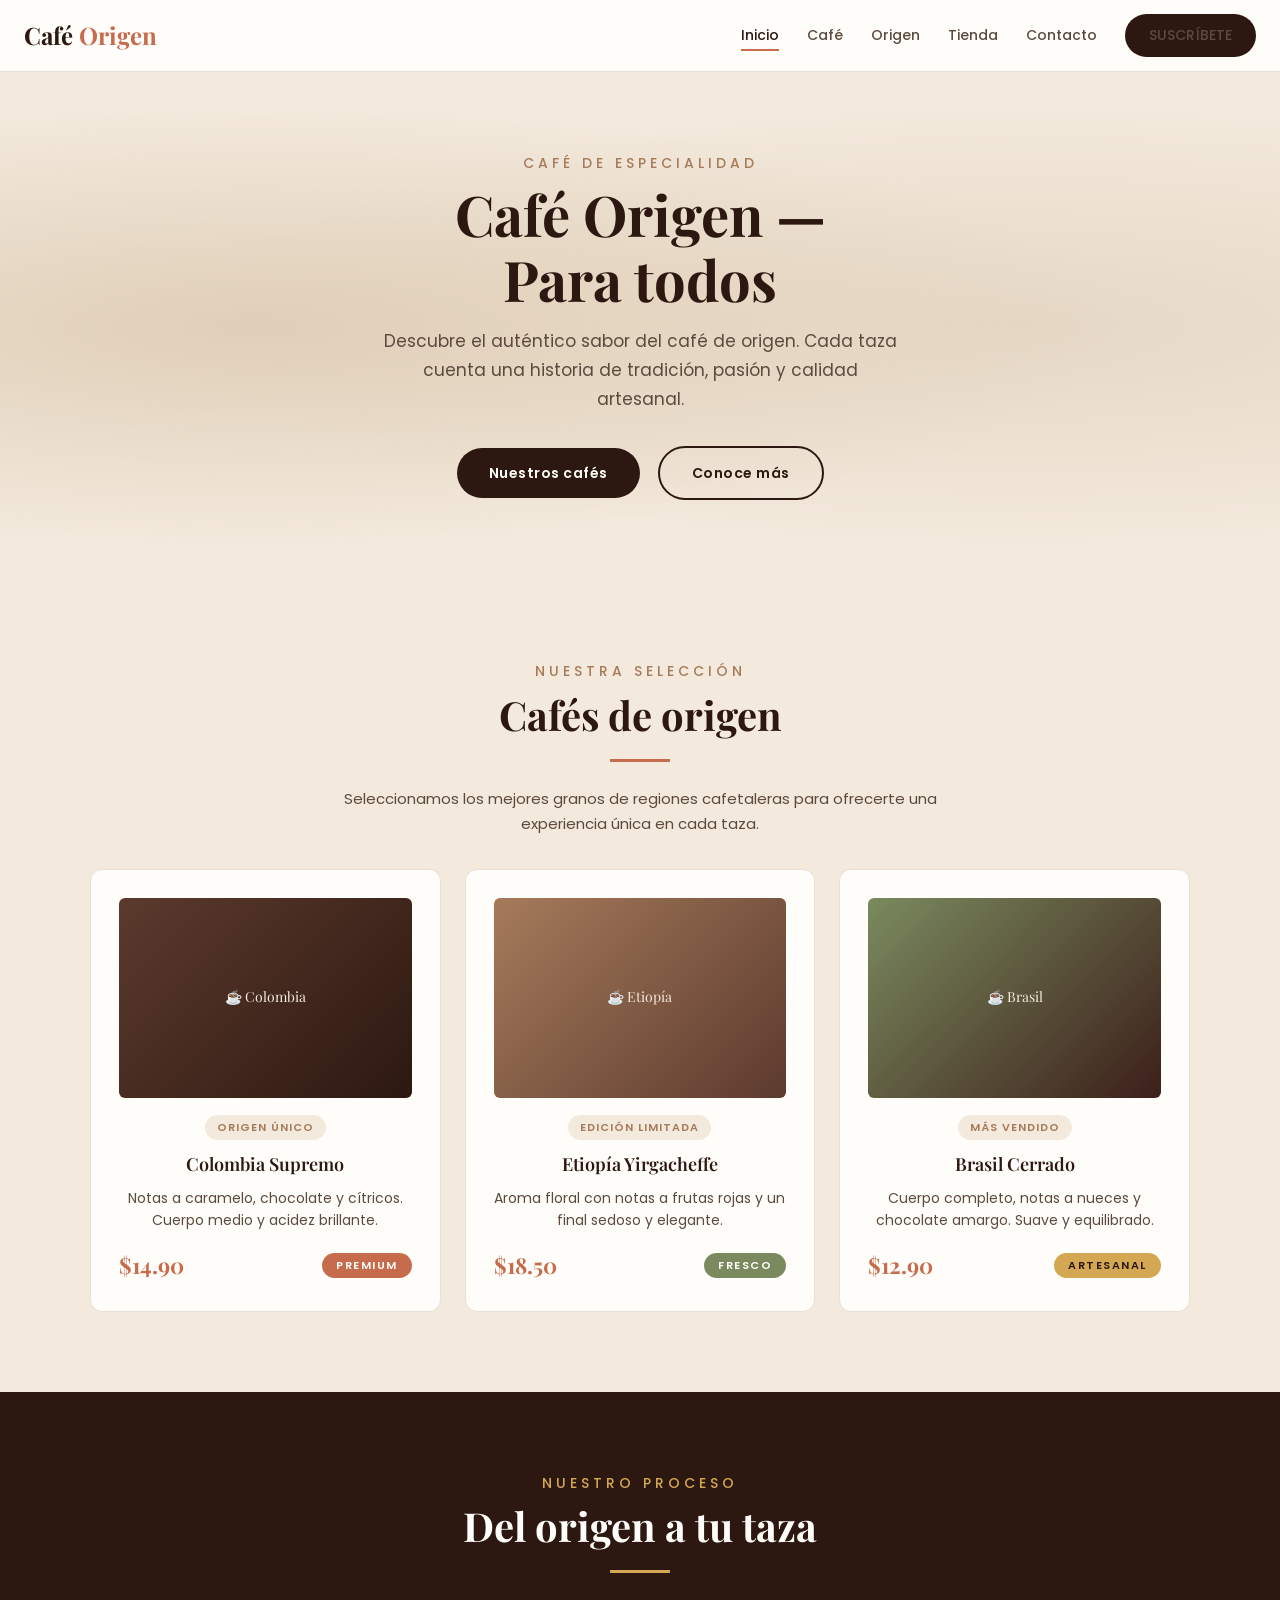
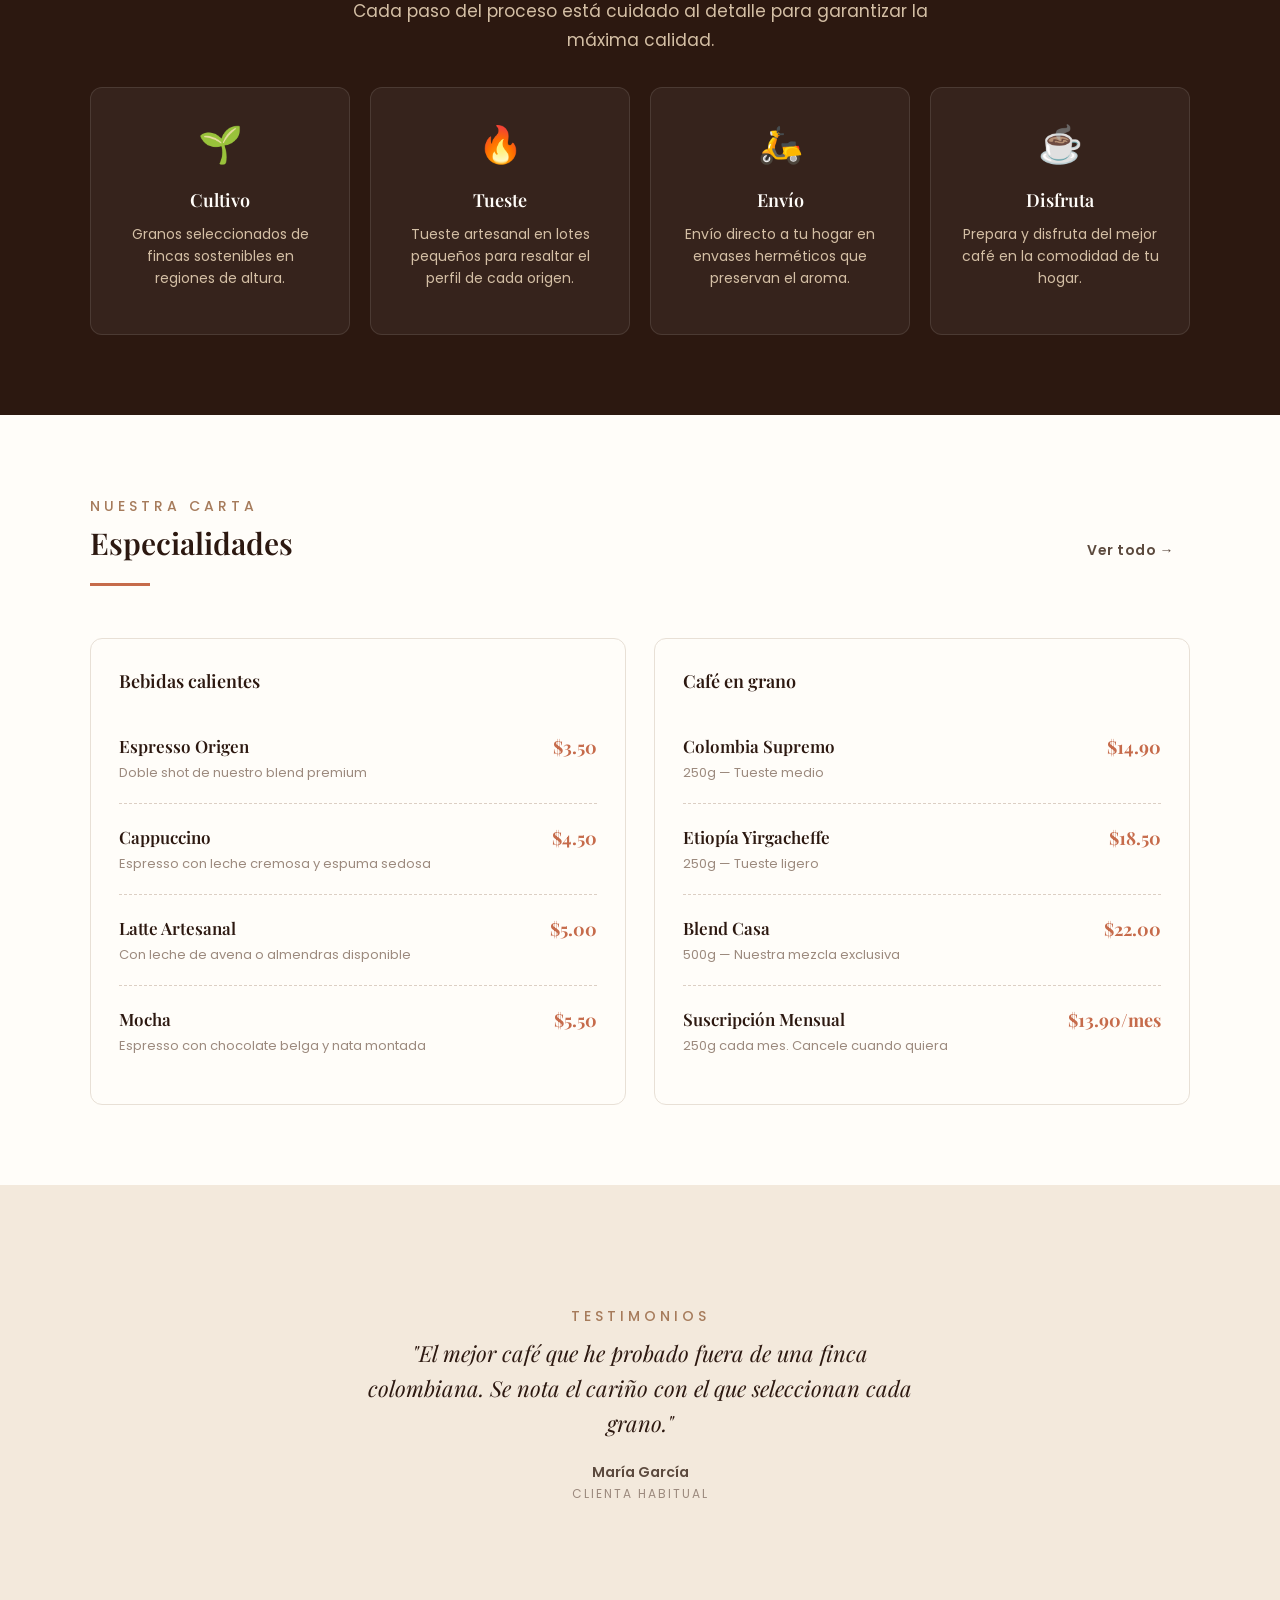
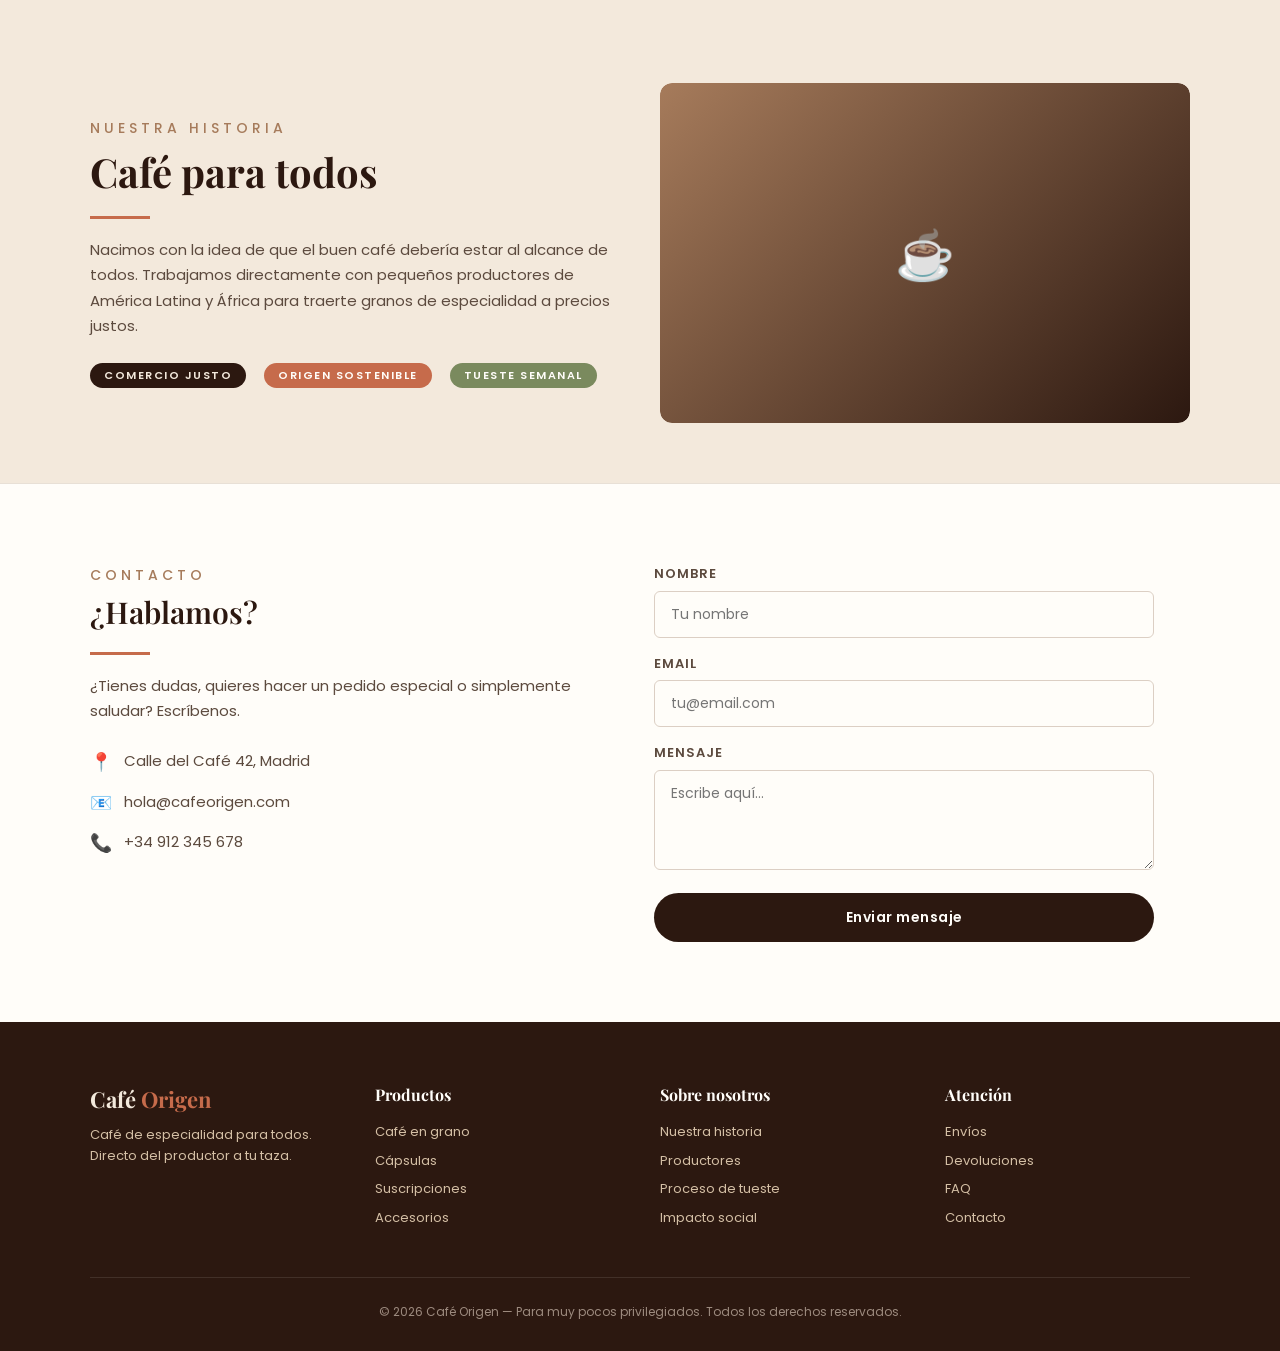
<file: index.html>
<!DOCTYPE html>
<html lang="es">
<head>
  <meta charset="UTF-8">
  <meta name="viewport" content="width=device-width, initial-scale=1.0">
  <title>Café Origen — Para todos</title>
  <link rel="preconnect" href="https://fonts.googleapis.com">
  <link href="https://fonts.googleapis.com/css2?family=Playfair+Display:ital,wght@0,400;0,600;0,700;1,400&family=Poppins:wght@400;500;600;700&display=swap" rel="stylesheet">
  <link rel="stylesheet" href="cafe-origen.css">
</head>
<body>

  <!-- NAV -->
  <nav class="coffee-nav">
    <div class="coffee-nav-logo">
      Café <span>Origen</span>
    </div>
    <div class="coffee-nav-links">
      <a href="#" class="active">Inicio</a>
      <a href="#">Café</a>
      <a href="#">Origen</a>
      <a href="#">Tienda</a>
      <a href="#">Contacto</a>
      <a href="#" class="coffee-nav-cta">SUSCRÍBETE</a>
    </div>
  </nav>

  <!-- HERO -->
  <section class="coffee-hero">
    <div class="coffee-hero-content">
      <p class="coffee-subtitle">Café de especialidad</p>
      <h1 class="coffee-title-xl">Café Origen —<br>Para todos</h1>
      <p class="coffee-body-lg">Descubre el auténtico sabor del café de origen. Cada taza cuenta una historia de tradición, pasión y calidad artesanal.</p>
      <div class="coffee-flex coffee-flex-center coffee-gap-3">
        <a href="#" class="coffee-btn coffee-btn-primary">Nuestros cafés</a>
        <a href="#" class="coffee-btn coffee-btn-secondary">Conoce más</a>
      </div>
    </div>
  </section>

  <!-- SUBTITLE + DIVIDER -->
  <section class="coffee-section coffee-section-cream coffee-text-center">
    <div class="coffee-container">
      <p class="coffee-subtitle">Nuestra selección</p>
      <h2 class="coffee-title-lg coffee-mb-2">Cafés de origen</h2>
      <hr class="coffee-divider coffee-divider-center coffee-mb-4">
      <p class="coffee-body coffee-mb-5" style="max-width: 600px; margin-left: auto; margin-right: auto;">
        Seleccionamos los mejores granos de regiones cafetaleras para ofrecerte una experiencia única en cada taza.
      </p>

      <div class="coffee-grid-3">
        <div class="coffee-card">
          <div style="background: linear-gradient(135deg, #5C3A2E, #2C1810); height: 200px; border-radius: 6px; margin-bottom: 16px; display: flex; align-items: center; justify-content: center; color: var(--coffee-cream); font-family: var(--coffee-font-serif); font-size: 14px;">☕ Colombia</div>
          <span class="coffee-card-tag">Origen único</span>
          <h3 class="coffee-card-title">Colombia Supremo</h3>
          <p class="coffee-card-text">Notas a caramelo, chocolate y cítricos. Cuerpo medio y acidez brillante.</p>
          <div class="coffee-flex-between">
            <span class="coffee-card-price">$14.90</span>
            <span class="coffee-badge coffee-badge-origen">Premium</span>
          </div>
        </div>

        <div class="coffee-card">
          <div style="background: linear-gradient(135deg, #A67B5B, #5C3A2E); height: 200px; border-radius: 6px; margin-bottom: 16px; display: flex; align-items: center; justify-content: center; color: var(--coffee-cream); font-family: var(--coffee-font-serif); font-size: 14px;">☕ Etiopía</div>
          <span class="coffee-card-tag">Edición limitada</span>
          <h3 class="coffee-card-title">Etiopía Yirgacheffe</h3>
          <p class="coffee-card-text">Aroma floral con notas a frutas rojas y un final sedoso y elegante.</p>
          <div class="coffee-flex-between">
            <span class="coffee-card-price">$18.50</span>
            <span class="coffee-badge coffee-badge-fresco">Fresco</span>
          </div>
        </div>

        <div class="coffee-card">
          <div style="background: linear-gradient(135deg, #7A8A5E, #3C1F1A); height: 200px; border-radius: 6px; margin-bottom: 16px; display: flex; align-items: center; justify-content: center; color: var(--coffee-cream); font-family: var(--coffee-font-serif); font-size: 14px;">☕ Brasil</div>
          <span class="coffee-card-tag">Más vendido</span>
          <h3 class="coffee-card-title">Brasil Cerrado</h3>
          <p class="coffee-card-text">Cuerpo completo, notas a nueces y chocolate amargo. Suave y equilibrado.</p>
          <div class="coffee-flex-between">
            <span class="coffee-card-price">$12.90</span>
            <span class="coffee-badge coffee-badge-artesanal">Artesanal</span>
          </div>
        </div>
      </div>
    </div>
  </section>

  <!-- DARK SECTION -->
  <section class="coffee-section coffee-section-dark coffee-text-center">
    <div class="coffee-container">
      <p class="coffee-subtitle" style="color: var(--coffee-gold);">Nuestro proceso</p>
      <h2 class="coffee-title-lg coffee-mb-2">Del origen a tu taza</h2>
      <hr class="coffee-divider coffee-divider-center coffee-mb-4" style="background: var(--coffee-gold);">
      <p class="coffee-body-lg coffee-mb-5" style="max-width: 600px; margin-left: auto; margin-right: auto;">
        Cada paso del proceso está cuidado al detalle para garantizar la máxima calidad.
      </p>

      <div class="coffee-grid-4">
        <div class="coffee-card" style="background: rgba(255,255,255,0.05); border-color: rgba(255,255,255,0.1);">
          <div style="font-size: 36px; margin-bottom: 12px; color: var(--coffee-gold);">🌱</div>
          <h4 class="coffee-card-title" style="color: var(--coffee-white);">Cultivo</h4>
          <p class="coffee-card-text" style="color: var(--coffee-latte);">Granos seleccionados de fincas sostenibles en regiones de altura.</p>
        </div>
        <div class="coffee-card" style="background: rgba(255,255,255,0.05); border-color: rgba(255,255,255,0.1);">
          <div style="font-size: 36px; margin-bottom: 12px; color: var(--coffee-gold);">🔥</div>
          <h4 class="coffee-card-title" style="color: var(--coffee-white);">Tueste</h4>
          <p class="coffee-card-text" style="color: var(--coffee-latte);">Tueste artesanal en lotes pequeños para resaltar el perfil de cada origen.</p>
        </div>
        <div class="coffee-card" style="background: rgba(255,255,255,0.05); border-color: rgba(255,255,255,0.1);">
          <div style="font-size: 36px; margin-bottom: 12px; color: var(--coffee-gold);">🛵</div>
          <h4 class="coffee-card-title" style="color: var(--coffee-white);">Envío</h4>
          <p class="coffee-card-text" style="color: var(--coffee-latte);">Envío directo a tu hogar en envases herméticos que preservan el aroma.</p>
        </div>
        <div class="coffee-card" style="background: rgba(255,255,255,0.05); border-color: rgba(255,255,255,0.1);">
          <div style="font-size: 36px; margin-bottom: 12px; color: var(--coffee-gold);">☕</div>
          <h4 class="coffee-card-title" style="color: var(--coffee-white);">Disfruta</h4>
          <p class="coffee-card-text" style="color: var(--coffee-latte);">Prepara y disfruta del mejor café en la comodidad de tu hogar.</p>
        </div>
      </div>
    </div>
  </section>

  <!-- MENU SECTION -->
  <section class="coffee-section coffee-bg-white">
    <div class="coffee-container">
      <div class="coffee-flex-between coffee-mb-5">
        <div>
          <p class="coffee-subtitle">Nuestra carta</p>
          <h2 class="coffee-title-md">Especialidades</h2>
          <hr class="coffee-divider">
        </div>
        <a href="#" class="coffee-btn coffee-btn-ghost">Ver todo →</a>
      </div>

      <div class="coffee-grid-2">
        <div class="coffee-card">
          <h3 class="coffee-card-title coffee-mb-3">Bebidas calientes</h3>
          <div class="coffee-menu-item">
            <div>
              <div class="coffee-menu-item-name">Espresso Origen</div>
              <div class="coffee-menu-item-desc">Doble shot de nuestro blend premium</div>
            </div>
            <span class="coffee-menu-item-price">$3.50</span>
          </div>
          <div class="coffee-menu-item">
            <div>
              <div class="coffee-menu-item-name">Cappuccino</div>
              <div class="coffee-menu-item-desc">Espresso con leche cremosa y espuma sedosa</div>
            </div>
            <span class="coffee-menu-item-price">$4.50</span>
          </div>
          <div class="coffee-menu-item">
            <div>
              <div class="coffee-menu-item-name">Latte Artesanal</div>
              <div class="coffee-menu-item-desc">Con leche de avena o almendras disponible</div>
            </div>
            <span class="coffee-menu-item-price">$5.00</span>
          </div>
          <div class="coffee-menu-item">
            <div>
              <div class="coffee-menu-item-name">Mocha</div>
              <div class="coffee-menu-item-desc">Espresso con chocolate belga y nata montada</div>
            </div>
            <span class="coffee-menu-item-price">$5.50</span>
          </div>
        </div>

        <div class="coffee-card">
          <h3 class="coffee-card-title coffee-mb-3">Café en grano</h3>
          <div class="coffee-menu-item">
            <div>
              <div class="coffee-menu-item-name">Colombia Supremo</div>
              <div class="coffee-menu-item-desc">250g — Tueste medio</div>
            </div>
            <span class="coffee-menu-item-price">$14.90</span>
          </div>
          <div class="coffee-menu-item">
            <div>
              <div class="coffee-menu-item-name">Etiopía Yirgacheffe</div>
              <div class="coffee-menu-item-desc">250g — Tueste ligero</div>
            </div>
            <span class="coffee-menu-item-price">$18.50</span>
          </div>
          <div class="coffee-menu-item">
            <div>
              <div class="coffee-menu-item-name">Blend Casa</div>
              <div class="coffee-menu-item-desc">500g — Nuestra mezcla exclusiva</div>
            </div>
            <span class="coffee-menu-item-price">$22.00</span>
          </div>
          <div class="coffee-menu-item">
            <div>
              <div class="coffee-menu-item-name">Suscripción Mensual</div>
              <div class="coffee-menu-item-desc">250g cada mes. Cancele cuando quiera</div>
            </div>
            <span class="coffee-menu-item-price">$13.90/mes</span>
          </div>
        </div>
      </div>
    </div>
  </section>

  <!-- TESTIMONIAL -->
  <section class="coffee-section coffee-section-cream">
    <div class="coffee-testimonial">
      <p class="coffee-subtitle">Testimonios</p>
      <p class="coffee-testimonial-text">"El mejor café que he probado fuera de una finca colombiana. Se nota el cariño con el que seleccionan cada grano."</p>
      <p class="coffee-testimonial-author">María García</p>
      <p class="coffee-testimonial-role">Clienta habitual</p>
    </div>
  </section>

  <!-- HERO SIMPLE / ABOUT -->
  <section class="coffee-hero-simple">
    <div class="coffee-container">
      <div class="coffee-hero-simple-text">
        <p class="coffee-subtitle">Nuestra historia</p>
        <h2 class="coffee-title-lg coffee-mb-2">Café para todos</h2>
        <hr class="coffee-divider coffee-mb-3">
        <p class="coffee-body coffee-mb-4">
          Nacimos con la idea de que el buen café debería estar al alcance de todos. Trabajamos directamente con
          pequeños productores de América Latina y África para traerte granos de especialidad a precios justos.
        </p>
        <div class="coffee-flex coffee-gap-3">
          <span class="coffee-badge coffee-badge-nuevo">Comercio justo</span>
          <span class="coffee-badge coffee-badge-origen">Origen sostenible</span>
          <span class="coffee-badge coffee-badge-fresco">Tueste semanal</span>
        </div>
      </div>
      <div class="coffee-hero-simple-image">
        <div style="background: linear-gradient(135deg, var(--coffee-caramel), var(--coffee-espresso)); height: 340px; border-radius: 12px; display: flex; align-items: center; justify-content: center; color: var(--coffee-cream); font-family: var(--coffee-font-serif); font-size: 48px;">☕</div>
      </div>
    </div>
  </section>

  <!-- FORM / CONTACT -->
  <section class="coffee-section coffee-bg-white">
    <div class="coffee-container">
      <div class="coffee-grid-2">
        <div>
          <p class="coffee-subtitle">Contacto</p>
          <h2 class="coffee-title-md coffee-mb-2">¿Hablamos?</h2>
          <hr class="coffee-divider coffee-mb-3">
          <p class="coffee-body coffee-mb-4">
            ¿Tienes dudas, quieres hacer un pedido especial o simplemente saludar? Escríbenos.
          </p>
          <div class="coffee-flex coffee-gap-2 coffee-mb-2">
            <span style="font-size: 18px;">📍</span>
            <span class="coffee-body">Calle del Café 42, Madrid</span>
          </div>
          <div class="coffee-flex coffee-gap-2 coffee-mb-2">
            <span style="font-size: 18px;">📧</span>
            <span class="coffee-body">hola@cafeorigen.com</span>
          </div>
          <div class="coffee-flex coffee-gap-2 coffee-mb-2">
            <span style="font-size: 18px;">📞</span>
            <span class="coffee-body">+34 912 345 678</span>
          </div>
        </div>
        <div>
          <form class="coffee-form">
            <div class="coffee-form-group">
              <label class="coffee-form-label">Nombre</label>
              <input class="coffee-form-input" type="text" placeholder="Tu nombre">
            </div>
            <div class="coffee-form-group">
              <label class="coffee-form-label">Email</label>
              <input class="coffee-form-input" type="email" placeholder="tu@email.com">
            </div>
            <div class="coffee-form-group">
              <label class="coffee-form-label">Mensaje</label>
              <textarea class="coffee-form-input coffee-form-textarea" placeholder="Escribe aquí..."></textarea>
            </div>
            <button class="coffee-btn coffee-btn-primary coffee-btn-block" type="submit">Enviar mensaje</button>
          </form>
        </div>
      </div>
    </div>
  </section>

  <!-- FOOTER -->
  <footer class="coffee-footer">
    <div class="coffee-footer-grid">
      <div>
        <div class="coffee-footer-brand">Café <span>Origen</span></div>
        <p class="coffee-footer-desc">Café de especialidad para todos. Directo del productor a tu taza.</p>
      </div>
      <div class="coffee-footer-col">
        <h4>Productos</h4>
        <a href="#">Café en grano</a>
        <a href="#">Cápsulas</a>
        <a href="#">Suscripciones</a>
        <a href="#">Accesorios</a>
      </div>
      <div class="coffee-footer-col">
        <h4>Sobre nosotros</h4>
        <a href="#">Nuestra historia</a>
        <a href="#">Productores</a>
        <a href="#">Proceso de tueste</a>
        <a href="#">Impacto social</a>
      </div>
      <div class="coffee-footer-col">
        <h4>Atención</h4>
        <a href="#">Envíos</a>
        <a href="#">Devoluciones</a>
        <a href="#">FAQ</a>
        <a href="#">Contacto</a>
      </div>
    </div>
    <div class="coffee-footer-bottom">
      &copy; 2026 Café Origen — Para muy pocos privilegiados. Todos los derechos reservados.
    </div>
  </footer>

</body>
</html>
</file>
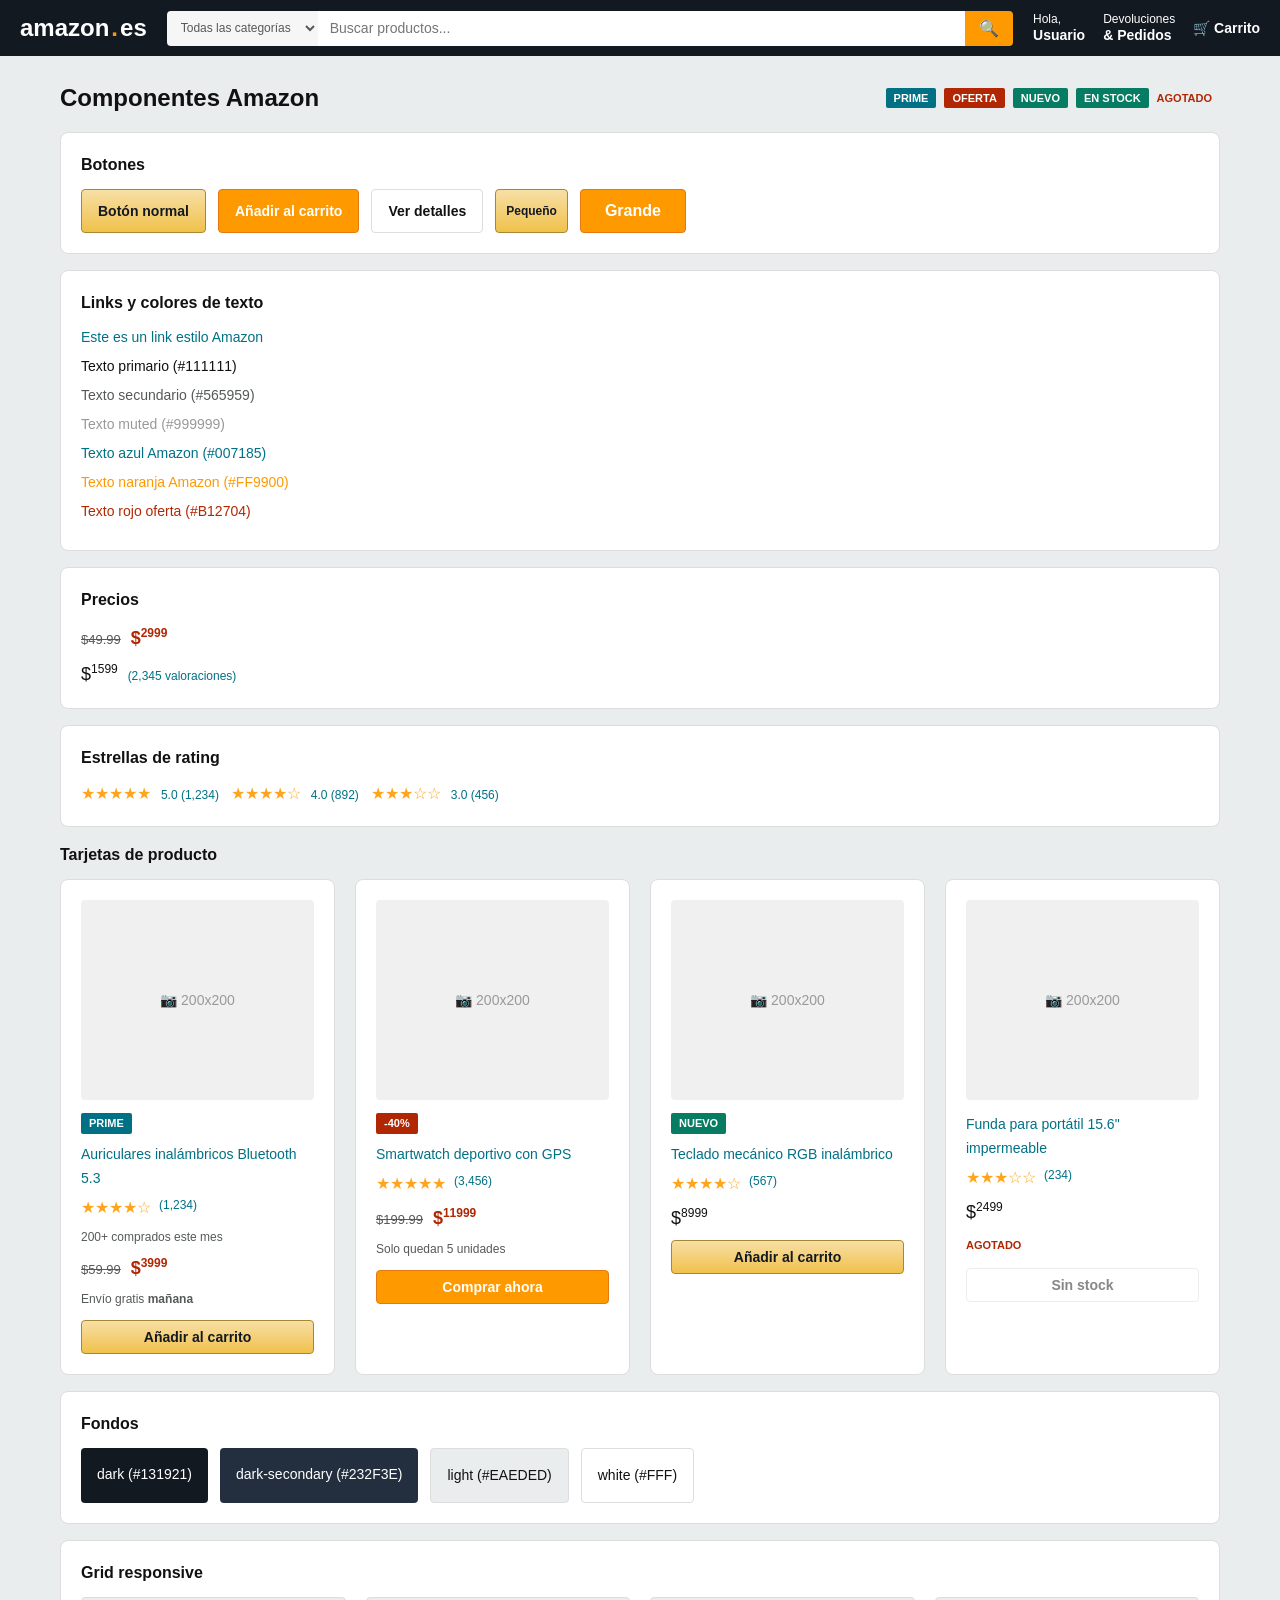
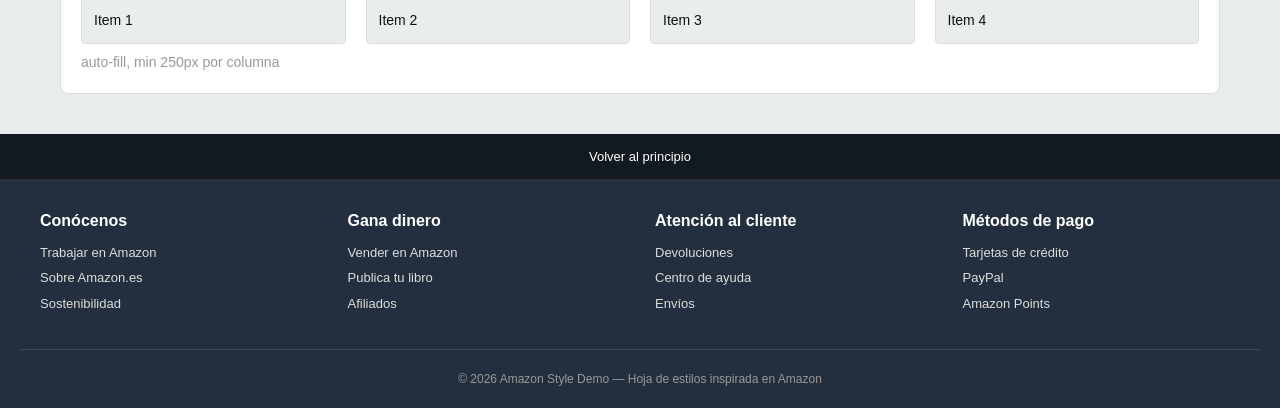
<file: ejemplo.html>
<!DOCTYPE html>
<html lang="es">
<head>
  <meta charset="UTF-8">
  <meta name="viewport" content="width=device-width, initial-scale=1.0">
  <title>Amazon Style Demo</title>
  <link rel="stylesheet" href="amazon-style.css">
</head>
<body>

  <nav class="amz-navbar">
    <div class="amz-navbar-logo">
      amazon<span>.</span>es
    </div>
    <div class="amz-navbar-search">
      <select>
        <option>Todas las categorías</option>
        <option>Electrónica</option>
        <option>Hogar</option>
        <option>Libros</option>
      </select>
      <input type="text" placeholder="Buscar productos...">
      <button>🔍</button>
    </div>
    <div class="amz-navbar-links">
      <a href="#">Hola, <strong>Usuario</strong></a>
      <a href="#">Devoluciones <strong>& Pedidos</strong></a>
      <a href="#"><strong>🛒 Carrito</strong></a>
    </div>
  </nav>

  <div class="amz-container" style="margin-top: 24px;">

    <!-- Header -->
    <div class="amz-flex-between amz-mb-4">
      <h1 style="font-size: 24px;">Componentes Amazon</h1>
      <div class="amz-flex amz-gap-2">
        <span class="amz-badge amz-badge-prime">Prime</span>
        <span class="amz-badge amz-badge-sale">Oferta</span>
        <span class="amz-badge amz-badge-new">Nuevo</span>
        <span class="amz-badge amz-badge-stock">En stock</span>
        <span class="amz-badge amz-badge-out">Agotado</span>
      </div>
    </div>

    <!-- Botones -->
    <section class="amz-card amz-mb-4">
      <h2 class="amz-card-title amz-mb-3">Botones</h2>
      <div class="amz-flex amz-gap-3 amz-flex-wrap">
        <button class="amz-btn">Botón normal</button>
        <button class="amz-btn amz-btn-primary">Añadir al carrito</button>
        <button class="amz-btn amz-btn-secondary">Ver detalles</button>
        <button class="amz-btn amz-btn-sm">Pequeño</button>
        <button class="amz-btn amz-btn-lg amz-btn-primary">Grande</button>
      </div>
    </section>

    <!-- Links & texto -->
    <section class="amz-card amz-mb-4">
      <h2 class="amz-card-title amz-mb-3">Links y colores de texto</h2>
      <p class="amz-mb-2"><a href="#" class="amz-link">Este es un link estilo Amazon</a></p>
      <p class="amz-mb-2 amz-text-primary">Texto primario (#111111)</p>
      <p class="amz-mb-2 amz-text-secondary">Texto secundario (#565959)</p>
      <p class="amz-mb-2 amz-text-muted">Texto muted (#999999)</p>
      <p class="amz-mb-2 amz-text-blue">Texto azul Amazon (#007185)</p>
      <p class="amz-mb-2 amz-text-orange">Texto naranja Amazon (#FF9900)</p>
      <p class="amz-mb-2 amz-text-red">Texto rojo oferta (#B12704)</p>
    </section>

    <!-- Precios -->
    <section class="amz-card amz-mb-4">
      <h2 class="amz-card-title amz-mb-3">Precios</h2>
      <p class="amz-mb-2">
        <span class="amz-price-original">$49.99</span>
        <span class="amz-price-sale">$<span class="amz-price-currency">29</span><span class="amz-price-decimal">99</span></span>
      </p>
      <p>
        <span class="amz-price">$<span class="amz-price-currency">15</span><span class="amz-price-decimal">99</span></span>
        <span class="amz-stars-count amz-ml-2">(2,345 valoraciones)</span>
      </p>
    </section>

    <!-- Estrellas -->
    <section class="amz-card amz-mb-4">
      <h2 class="amz-card-title amz-mb-3">Estrellas de rating</h2>
      <div class="amz-flex amz-gap-3">
        <div>
          <div class="amz-stars">★★★★★</div>
          <span class="amz-stars-count">5.0 (1,234)</span>
        </div>
        <div>
          <div class="amz-stars">★★★★☆</div>
          <span class="amz-stars-count">4.0 (892)</span>
        </div>
        <div>
          <div class="amz-stars">★★★☆☆</div>
          <span class="amz-stars-count">3.0 (456)</span>
        </div>
      </div>
    </section>

    <!-- Tarjetas de producto -->
    <section class="amz-mb-4">
      <h2 class="amz-card-title amz-mb-3">Tarjetas de producto</h2>
      <div class="amz-grid">
        <div class="amz-card">
          <div style="background: #f0f0f0; height: 200px; border-radius: 4px; margin-bottom: 12px; display: flex; align-items: center; justify-content: center; color: #999;">📷 200x200</div>
          <span class="amz-badge amz-badge-prime amz-mb-2">Prime</span>
          <h3 class="amz-card-title">
            <a href="#" class="amz-link">Auriculares inalámbricos Bluetooth 5.3</a>
          </h3>
          <div class="amz-stars amz-mb-2">★★★★☆ <span class="amz-stars-count">(1,234)</span></div>
          <p class="amz-mb-2 amz-text-secondary" style="font-size: 12px;">200+ comprados este mes</p>
          <p class="amz-mb-2">
            <span class="amz-price-original">$59.99</span>
            <span class="amz-price-sale">$<span class="amz-price-currency">39</span><span class="amz-price-decimal">99</span></span>
          </p>
          <p class="amz-mb-3 amz-text-secondary" style="font-size: 12px;">Envío gratis <strong>mañana</strong></p>
          <button class="amz-btn amz-btn-block">Añadir al carrito</button>
        </div>

        <div class="amz-card">
          <div style="background: #f0f0f0; height: 200px; border-radius: 4px; margin-bottom: 12px; display: flex; align-items: center; justify-content: center; color: #999;">📷 200x200</div>
          <span class="amz-badge amz-badge-sale amz-mb-2">-40%</span>
          <h3 class="amz-card-title">
            <a href="#" class="amz-link">Smartwatch deportivo con GPS</a>
          </h3>
          <div class="amz-stars amz-mb-2">★★★★★ <span class="amz-stars-count">(3,456)</span></div>
          <p class="amz-mb-2">
            <span class="amz-price-original">$199.99</span>
            <span class="amz-price-sale">$<span class="amz-price-currency">119</span><span class="amz-price-decimal">99</span></span>
          </p>
          <p class="amz-mb-3 amz-text-secondary" style="font-size: 12px;">Solo quedan 5 unidades</p>
          <button class="amz-btn amz-btn-primary amz-btn-block">Comprar ahora</button>
        </div>

        <div class="amz-card">
          <div style="background: #f0f0f0; height: 200px; border-radius: 4px; margin-bottom: 12px; display: flex; align-items: center; justify-content: center; color: #999;">📷 200x200</div>
          <span class="amz-badge amz-badge-new amz-mb-2">Nuevo</span>
          <h3 class="amz-card-title">
            <a href="#" class="amz-link">Teclado mecánico RGB inalámbrico</a>
          </h3>
          <div class="amz-stars amz-mb-2">★★★★☆ <span class="amz-stars-count">(567)</span></div>
          <p class="amz-mb-2">
            <span class="amz-price">$<span class="amz-price-currency">89</span><span class="amz-price-decimal">99</span></span>
          </p>
          <button class="amz-btn amz-btn-block">Añadir al carrito</button>
        </div>

        <div class="amz-card">
          <div style="background: #f0f0f0; height: 200px; border-radius: 4px; margin-bottom: 12px; display: flex; align-items: center; justify-content: center; color: #999;">📷 200x200</div>
          <h3 class="amz-card-title">
            <a href="#" class="amz-link">Funda para portátil 15.6" impermeable</a>
          </h3>
          <div class="amz-stars amz-mb-2">★★★☆☆ <span class="amz-stars-count">(234)</span></div>
          <p class="amz-mb-2">
            <span class="amz-price">$<span class="amz-price-currency">24</span><span class="amz-price-decimal">99</span></span>
          </p>
          <p class="amz-mb-3 amz-badge amz-badge-out">Agotado</p>
          <button class="amz-btn amz-btn-secondary amz-btn-block" disabled style="opacity: 0.5; cursor: not-allowed;">Sin stock</button>
        </div>
      </div>
    </section>

    <!-- Utilitarias: fondos -->
    <section class="amz-card amz-mb-4">
      <h2 class="amz-card-title amz-mb-3">Fondos</h2>
      <div class="amz-flex amz-gap-3">
        <div class="amz-p-4 amz-bg-dark amz-text-white" style="border-radius: 4px;">dark (#131921)</div>
        <div class="amz-p-4 amg-bg-dark-secondary amz-text-white" style="border-radius: 4px;">dark-secondary (#232F3E)</div>
        <div class="amz-p-4 amz-bg-light" style="border-radius: 4px; border: 1px solid var(--amz-border);">light (#EAEDED)</div>
        <div class="amz-p-4 amz-bg-white" style="border-radius: 4px; border: 1px solid var(--amz-border);">white (#FFF)</div>
      </div>
    </section>

    <!-- Grid responsive -->
    <section class="amz-card amz-mb-4">
      <h2 class="amz-card-title amz-mb-3">Grid responsive</h2>
      <div class="amz-grid">
        <div class="amz-p-3 amz-bg-light" style="border: 1px solid var(--amz-border); border-radius: 4px;">Item 1</div>
        <div class="amz-p-3 amz-bg-light" style="border: 1px solid var(--amz-border); border-radius: 4px;">Item 2</div>
        <div class="amz-p-3 amz-bg-light" style="border: 1px solid var(--amz-border); border-radius: 4px;">Item 3</div>
        <div class="amz-p-3 amz-bg-light" style="border: 1px solid var(--amz-border); border-radius: 4px;">Item 4</div>
      </div>
      <p class="amz-text-muted amz-mt-2">auto-fill, min 250px por columna</p>
    </section>

  </div>

  <!-- Footer -->
  <footer class="amz-footer">
    <div class="amz-footer-backtotop">
      <a href="#">Volver al principio</a>
    </div>
    <div class="amz-footer-grid">
      <div class="amz-footer-col">
        <h3>Conócenos</h3>
        <a href="#">Trabajar en Amazon</a>
        <a href="#">Sobre Amazon.es</a>
        <a href="#">Sostenibilidad</a>
      </div>
      <div class="amz-footer-col">
        <h3>Gana dinero</h3>
        <a href="#">Vender en Amazon</a>
        <a href="#">Publica tu libro</a>
        <a href="#">Afiliados</a>
      </div>
      <div class="amz-footer-col">
        <h3>Atención al cliente</h3>
        <a href="#">Devoluciones</a>
        <a href="#">Centro de ayuda</a>
        <a href="#">Envíos</a>
      </div>
      <div class="amz-footer-col">
        <h3>Métodos de pago</h3>
        <a href="#">Tarjetas de crédito</a>
        <a href="#">PayPal</a>
        <a href="#">Amazon Points</a>
      </div>
    </div>
    <div class="amz-footer-bottom">
      &copy; 2026 Amazon Style Demo &mdash; Hoja de estilos inspirada en Amazon
    </div>
  </footer>

</body>
</html>
</file>
<file: cafe-origen.css>
:root {
  --coffee-espresso: #2C1810;
  --coffee-dark: #3C1F1A;
  --coffee-medium: #5C3A2E;
  --coffee-caramel: #A67B5B;
  --coffee-caramel-light: #C4A882;
  --coffee-latte: #D4BFA5;
  --coffee-cream: #F3E9DC;
  --coffee-cream-light: #FAF3ED;
  --coffee-white: #FFFDF9;
  --coffee-terracotta: #C66B4B;
  --coffee-terracotta-dark: #A85438;
  --coffee-gold: #D4A853;
  --coffee-olive: #7A8A5E;
  --coffee-text: #1A0F0A;
  --coffee-text-secondary: #5C4A3E;
  --coffee-text-muted: #9C8A7E;
  --coffee-border: #DCCFC4;
  --coffee-border-light: #E8E0D6;
  --coffee-shadow: rgba(44, 24, 16, 0.08);
  --coffee-shadow-strong: rgba(44, 24, 16, 0.15);
  --coffee-radius: 12px;
  --coffee-radius-sm: 6px;
  --coffee-radius-full: 9999px;
  --coffee-font-serif: 'Playfair Display', 'Georgia', 'Times New Roman', serif;
  --coffee-font-sans: 'Poppins', 'Inter', 'Segoe UI', Arial, sans-serif;
  --coffee-font-alt: 'DM Serif Display', 'Georgia', serif;
}

*,
*::before,
*::after {
  margin: 0;
  padding: 0;
  box-sizing: border-box;
}

html {
  scroll-behavior: smooth;
}

body {
  font-family: var(--coffee-font-sans);
  font-size: 15px;
  line-height: 1.6;
  color: var(--coffee-text);
  background: var(--coffee-cream-light);
  -webkit-font-smoothing: antialiased;
}

a {
  text-decoration: none;
  color: inherit;
}

ul {
  list-style: none;
}

img {
  max-width: 100%;
  display: block;
}

::selection {
  background: var(--coffee-caramel);
  color: var(--coffee-white);
}

/* ===== TYPOGRAPHY ===== */
.coffee-title-xl {
  font-family: var(--coffee-font-serif);
  font-size: clamp(36px, 5vw, 56px);
  font-weight: 700;
  line-height: 1.15;
  color: var(--coffee-espresso);
}

.coffee-title-lg {
  font-family: var(--coffee-font-serif);
  font-size: clamp(28px, 4vw, 40px);
  font-weight: 700;
  line-height: 1.2;
  color: var(--coffee-espresso);
}

.coffee-title-md {
  font-family: var(--coffee-font-serif);
  font-size: clamp(22px, 3vw, 30px);
  font-weight: 600;
  line-height: 1.25;
  color: var(--coffee-espresso);
}

.coffee-title-sm {
  font-family: var(--coffee-font-serif);
  font-size: 20px;
  font-weight: 600;
  line-height: 1.3;
  color: var(--coffee-espresso);
}

.coffee-subtitle {
  font-family: var(--coffee-font-sans);
  font-size: 14px;
  font-weight: 500;
  text-transform: uppercase;
  letter-spacing: 4px;
  color: var(--coffee-caramel);
  margin-bottom: 8px;
}

.coffee-body {
  font-size: 15px;
  line-height: 1.7;
  color: var(--coffee-text-secondary);
}

.coffee-body-lg {
  font-size: 17px;
  line-height: 1.7;
  color: var(--coffee-text-secondary);
}

/* ===== NAVBAR ===== */
.coffee-nav {
  background: var(--coffee-white);
  border-bottom: 1px solid var(--coffee-border-light);
  padding: 0 24px;
  display: flex;
  align-items: center;
  justify-content: space-between;
  height: 72px;
  position: sticky;
  top: 0;
  z-index: 100;
}

.coffee-nav-logo {
  font-family: var(--coffee-font-serif);
  font-size: 24px;
  font-weight: 700;
  color: var(--coffee-espresso);
  display: flex;
  align-items: center;
  gap: 6px;
}

.coffee-nav-logo span {
  color: var(--coffee-terracotta);
}

.coffee-nav-links {
  display: flex;
  gap: 28px;
  align-items: center;
}

.coffee-nav-links a {
  font-size: 14px;
  font-weight: 500;
  color: var(--coffee-text-secondary);
  transition: color 0.2s;
  position: relative;
}

.coffee-nav-links a:hover,
.coffee-nav-links a.active {
  color: var(--coffee-espresso);
}

.coffee-nav-links a::after {
  content: '';
  position: absolute;
  bottom: -4px;
  left: 0;
  width: 0;
  height: 2px;
  background: var(--coffee-terracotta);
  transition: width 0.3s;
}

.coffee-nav-links a:hover::after,
.coffee-nav-links a.active::after {
  width: 100%;
}

.coffee-nav-cta {
  padding: 10px 24px;
  background: var(--coffee-espresso);
  color: var(--coffee-white);
  border-radius: var(--coffee-radius-full);
  font-size: 13px;
  font-weight: 600;
  transition: background 0.2s;
}

.coffee-nav-cta:hover {
  background: var(--coffee-dark);
}

/* ===== HERO ===== */
.coffee-hero {
  padding: 80px 24px;
  background: var(--coffee-cream);
  display: flex;
  align-items: center;
  justify-content: center;
  text-align: center;
  min-height: 500px;
  position: relative;
  overflow: hidden;
}

.coffee-hero::before {
  content: '';
  position: absolute;
  inset: 0;
  background:
    radial-gradient(ellipse at 20% 50%, var(--coffee-caramel-light) 0%, transparent 60%),
    radial-gradient(ellipse at 80% 50%, var(--coffee-latte) 0%, transparent 60%);
  opacity: 0.4;
}

.coffee-hero-content {
  position: relative;
  max-width: 680px;
}

.coffee-hero .coffee-title-xl {
  margin-bottom: 16px;
}

.coffee-hero .coffee-body-lg {
  margin-bottom: 32px;
  max-width: 520px;
  margin-left: auto;
  margin-right: auto;
}

/* ===== BUTTONS ===== */
.coffee-btn {
  display: inline-block;
  padding: 14px 32px;
  font-family: var(--coffee-font-sans);
  font-size: 14px;
  font-weight: 600;
  letter-spacing: 0.5px;
  border: none;
  border-radius: var(--coffee-radius-full);
  cursor: pointer;
  transition: all 0.25s;
  text-align: center;
}

.coffee-btn-primary {
  background: var(--coffee-espresso);
  color: var(--coffee-white);
}

.coffee-btn-primary:hover {
  background: var(--coffee-dark);
  transform: translateY(-1px);
  box-shadow: 0 4px 16px var(--coffee-shadow-strong);
}

.coffee-btn-secondary {
  background: transparent;
  color: var(--coffee-espresso);
  border: 2px solid var(--coffee-espresso);
}

.coffee-btn-secondary:hover {
  background: var(--coffee-espresso);
  color: var(--coffee-white);
  transform: translateY(-1px);
}

.coffee-btn-terracotta {
  background: var(--coffee-terracotta);
  color: var(--coffee-white);
}

.coffee-btn-terracotta:hover {
  background: var(--coffee-terracotta-dark);
  transform: translateY(-1px);
  box-shadow: 0 4px 16px rgba(198, 107, 75, 0.35);
}

.coffee-btn-ghost {
  background: transparent;
  color: var(--coffee-text-secondary);
  padding: 8px 16px;
}

.coffee-btn-ghost:hover {
  color: var(--coffee-espresso);
  background: var(--coffee-cream);
}

.coffee-btn-sm {
  padding: 10px 20px;
  font-size: 12px;
}

.coffee-btn-lg {
  padding: 18px 40px;
  font-size: 16px;
}

.coffee-btn-block {
  display: block;
  width: 100%;
}

/* ===== LINKS ===== */
.coffee-link {
  color: var(--coffee-terracotta);
  font-weight: 500;
  transition: color 0.2s;
}

.coffee-link:hover {
  color: var(--coffee-terracotta-dark);
  text-decoration: underline;
}

/* ===== SECTIONS ===== */
.coffee-section {
  padding: 80px 24px;
}

.coffee-section-dark {
  background: var(--coffee-espresso);
  color: var(--coffee-cream);
}

.coffee-section-dark .coffee-title-xl,
.coffee-section-dark .coffee-title-lg,
.coffee-section-dark .coffee-title-md {
  color: var(--coffee-white);
}

.coffee-section-dark .coffee-body,
.coffee-section-dark .coffee-body-lg {
  color: var(--coffee-latte);
}

.coffee-section-cream {
  background: var(--coffee-cream);
}

.coffee-container {
  max-width: 1100px;
  margin: 0 auto;
}

/* ===== CARDS ===== */
.coffee-card {
  background: var(--coffee-white);
  border: 1px solid var(--coffee-border-light);
  border-radius: var(--coffee-radius);
  padding: 28px;
  transition: all 0.3s;
}

.coffee-card:hover {
  border-color: var(--coffee-caramel-light);
  box-shadow: 0 8px 30px var(--coffee-shadow);
  transform: translateY(-2px);
}

.coffee-card-img {
  width: 100%;
  height: 220px;
  object-fit: cover;
  border-radius: var(--coffee-radius-sm);
  margin-bottom: 16px;
}

.coffee-card-tag {
  display: inline-block;
  padding: 4px 12px;
  background: var(--coffee-cream);
  color: var(--coffee-caramel);
  font-size: 11px;
  font-weight: 600;
  text-transform: uppercase;
  letter-spacing: 1px;
  border-radius: var(--coffee-radius-full);
  margin-bottom: 10px;
}

.coffee-card-title {
  font-family: var(--coffee-font-serif);
  font-size: 18px;
  font-weight: 600;
  color: var(--coffee-espresso);
  margin-bottom: 8px;
}

.coffee-card-text {
  font-size: 14px;
  color: var(--coffee-text-secondary);
  margin-bottom: 16px;
  line-height: 1.6;
}

.coffee-card-price {
  font-family: var(--coffee-font-serif);
  font-size: 22px;
  font-weight: 700;
  color: var(--coffee-terracotta);
}

/* ===== MENU / LIST ===== */
.coffee-menu-item {
  display: flex;
  justify-content: space-between;
  align-items: flex-start;
  padding: 20px 0;
  border-bottom: 1px dashed var(--coffee-border);
}

.coffee-menu-item:last-child {
  border-bottom: none;
}

.coffee-menu-item-name {
  font-family: var(--coffee-font-serif);
  font-size: 17px;
  font-weight: 600;
  color: var(--coffee-espresso);
}

.coffee-menu-item-desc {
  font-size: 13px;
  color: var(--coffee-text-muted);
  margin-top: 2px;
}

.coffee-menu-item-price {
  font-family: var(--coffee-font-serif);
  font-size: 18px;
  font-weight: 700;
  color: var(--coffee-terracotta);
  white-space: nowrap;
  margin-left: 16px;
}

/* ===== BADGES ===== */
.coffee-badge {
  display: inline-block;
  padding: 4px 14px;
  font-family: var(--coffee-font-sans);
  font-size: 11px;
  font-weight: 600;
  text-transform: uppercase;
  letter-spacing: 1.5px;
  border-radius: var(--coffee-radius-full);
}

.coffee-badge-origen {
  background: var(--coffee-terracotta);
  color: var(--coffee-white);
}

.coffee-badge-fresco {
  background: var(--coffee-olive);
  color: var(--coffee-white);
}

.coffee-badge-artesanal {
  background: var(--coffee-gold);
  color: var(--coffee-espresso);
}

.coffee-badge-nuevo {
  background: var(--coffee-espresso);
  color: var(--coffee-cream);
}

/* ===== TESTIMONIAL ===== */
.coffee-testimonial {
  text-align: center;
  padding: 40px 24px;
  max-width: 600px;
  margin: 0 auto;
}

.coffee-testimonial-text {
  font-family: var(--coffee-font-serif);
  font-size: 22px;
  font-style: italic;
  line-height: 1.6;
  color: var(--coffee-espresso);
  margin-bottom: 20px;
}

.coffee-testimonial-author {
  font-size: 14px;
  font-weight: 600;
  color: var(--coffee-text-secondary);
}

.coffee-testimonial-role {
  font-size: 12px;
  color: var(--coffee-text-muted);
  text-transform: uppercase;
  letter-spacing: 2px;
}

/* ===== DIVIDER ===== */
.coffee-divider {
  width: 60px;
  height: 3px;
  background: var(--coffee-terracotta);
  border: none;
  margin: 20px 0;
}

.coffee-divider-center {
  margin-left: auto;
  margin-right: auto;
}

/* ===== FOOTER ===== */
.coffee-footer {
  background: var(--coffee-espresso);
  color: var(--coffee-cream);
  padding: 60px 24px 30px;
}

.coffee-footer-grid {
  max-width: 1100px;
  margin: 0 auto;
  display: grid;
  grid-template-columns: repeat(auto-fit, minmax(200px, 1fr));
  gap: 40px;
}

.coffee-footer-brand {
  font-family: var(--coffee-font-serif);
  font-size: 22px;
  font-weight: 700;
  margin-bottom: 8px;
}

.coffee-footer-brand span {
  color: var(--coffee-terracotta);
}

.coffee-footer-desc {
  font-size: 13px;
  color: var(--coffee-latte);
  line-height: 1.6;
  margin-top: 8px;
}

.coffee-footer-col h4 {
  font-family: var(--coffee-font-serif);
  font-size: 16px;
  margin-bottom: 14px;
  color: var(--coffee-white);
}

.coffee-footer-col a {
  display: block;
  font-size: 13px;
  color: var(--coffee-latte);
  margin-bottom: 8px;
  transition: color 0.2s;
}

.coffee-footer-col a:hover {
  color: var(--coffee-terracotta);
}

.coffee-footer-bottom {
  max-width: 1100px;
  margin: 40px auto 0;
  padding-top: 24px;
  border-top: 1px solid rgba(255, 255, 255, 0.1);
  text-align: center;
  font-size: 12px;
  color: var(--coffee-text-muted);
}

/* ===== GRID ===== */
.coffee-grid-2 {
  display: grid;
  grid-template-columns: repeat(auto-fit, minmax(300px, 1fr));
  gap: 28px;
}

.coffee-grid-3 {
  display: grid;
  grid-template-columns: repeat(auto-fit, minmax(260px, 1fr));
  gap: 24px;
}

.coffee-grid-4 {
  display: grid;
  grid-template-columns: repeat(auto-fit, minmax(220px, 1fr));
  gap: 20px;
}

/* ===== HERO SIMPLE ===== */
.coffee-hero-simple {
  padding: 60px 24px;
  background: var(--coffee-cream);
  border-bottom: 1px solid var(--coffee-border-light);
}

.coffee-hero-simple .coffee-container {
  display: flex;
  align-items: center;
  gap: 40px;
}

.coffee-hero-simple-text {
  flex: 1;
}

.coffee-hero-simple-image {
  flex: 1;
  border-radius: var(--coffee-radius);
  overflow: hidden;
}

/* ===== FORM ===== */
.coffee-form {
  max-width: 500px;
}

.coffee-form-group {
  margin-bottom: 16px;
}

.coffee-form-label {
  display: block;
  font-size: 13px;
  font-weight: 600;
  color: var(--coffee-text-secondary);
  margin-bottom: 6px;
  text-transform: uppercase;
  letter-spacing: 1px;
}

.coffee-form-input {
  width: 100%;
  padding: 12px 16px;
  font-family: var(--coffee-font-sans);
  font-size: 14px;
  border: 1px solid var(--coffee-border);
  border-radius: var(--coffee-radius-sm);
  background: var(--coffee-white);
  color: var(--coffee-text);
  transition: border-color 0.2s;
  outline: none;
}

.coffee-form-input:focus {
  border-color: var(--coffee-caramel);
  box-shadow: 0 0 0 3px rgba(166, 123, 91, 0.15);
}

.coffee-form-textarea {
  resize: vertical;
  min-height: 100px;
}

/* ===== UTILITIES ===== */
.coffee-text-espresso { color: var(--coffee-espresso); }
.coffee-text-caramel { color: var(--coffee-caramel); }
.coffee-text-terracotta { color: var(--coffee-terracotta); }
.coffee-text-secondary { color: var(--coffee-text-secondary); }
.coffee-text-muted { color: var(--coffee-text-muted); }
.coffee-text-cream { color: var(--coffee-cream); }
.coffee-text-white { color: var(--coffee-white); }

.coffee-bg-espresso { background: var(--coffee-espresso); }
.coffee-bg-cream { background: var(--coffee-cream); }
.coffee-bg-cream-light { background: var(--coffee-cream-light); }
.coffee-bg-white { background: var(--coffee-white); }
.coffee-bg-caramel { background: var(--coffee-caramel); }

.coffee-mt-0 { margin-top: 0; }
.coffee-mt-1 { margin-top: 6px; }
.coffee-mt-2 { margin-top: 12px; }
.coffee-mt-3 { margin-top: 18px; }
.coffee-mt-4 { margin-top: 24px; }
.coffee-mt-5 { margin-top: 32px; }
.coffee-mt-6 { margin-top: 40px; }

.coffee-mb-0 { margin-bottom: 0; }
.coffee-mb-1 { margin-bottom: 6px; }
.coffee-mb-2 { margin-bottom: 12px; }
.coffee-mb-3 { margin-bottom: 18px; }
.coffee-mb-4 { margin-bottom: 24px; }
.coffee-mb-5 { margin-bottom: 32px; }
.coffee-mb-6 { margin-bottom: 40px; }

.coffee-p-1 { padding: 6px; }
.coffee-p-2 { padding: 12px; }
.coffee-p-3 { padding: 18px; }
.coffee-p-4 { padding: 24px; }
.coffee-p-5 { padding: 32px; }
.coffee-p-6 { padding: 40px; }

.coffee-flex { display: flex; }
.coffee-flex-center { align-items: center; justify-content: center; }
.coffee-flex-between { display: flex; align-items: center; justify-content: space-between; }
.coffee-flex-col { display: flex; flex-direction: column; }
.coffee-flex-wrap { flex-wrap: wrap; }
.coffee-gap-1 { gap: 6px; }
.coffee-gap-2 { gap: 12px; }
.coffee-gap-3 { gap: 18px; }
.coffee-gap-4 { gap: 24px; }
.coffee-gap-5 { gap: 32px; }

.coffee-text-center { text-align: center; }
.coffee-text-left { text-align: left; }
.coffee-text-right { text-align: right; }

.coffee-hidden { display: none; }

/* ===== RESPONSIVE ===== */
@media (max-width: 768px) {
  .coffee-nav-links {
    display: none;
  }

  .coffee-hero-simple .coffee-container {
    flex-direction: column;
  }

  .coffee-section {
    padding: 48px 20px;
  }

  .coffee-hero {
    padding: 48px 20px;
    min-height: auto;
  }

  .coffee-grid-2,
  .coffee-grid-3,
  .coffee-grid-4 {
    grid-template-columns: 1fr;
  }

  .coffee-footer-grid {
    grid-template-columns: 1fr;
  }
}
</file>
<file: amazon-style.css>
:root {
  /* Amazon brand colors */
  --amz-dark: #131921;
  --amz-dark-secondary: #232F3E;
  --amz-orange: #FF9900;
  --amz-orange-light: #febd69;
  --amz-orange-dark: #e47911;
  --amz-blue: #007185;
  --amz-blue-light: #008296;
  --amz-blue-dark: #004B66;
  --amz-red: #B12704;
  --amz-red-light: #C7511F;
  --amz-star: #FFA41C;
  --amz-green: #067D62;
  --amz-white: #FFFFFF;
  --amz-bg: #EAEDED;
  --amz-bg-light: #F6F6F6;
  --amz-text: #111111;
  --amz-text-secondary: #565959;
  --amz-text-muted: #999999;
  --amz-border: #DDDDDD;
  --amz-border-light: #E7E7E7;
  --amz-shadow: rgba(0, 0, 0, 0.08);
  --amz-radius: 8px;
  --amz-radius-sm: 4px;
}

/* Reset */
*,
*::before,
*::after {
  margin: 0;
  padding: 0;
  box-sizing: border-box;
}

body {
  font-family: 'Amazon Ember', Arial, sans-serif;
  font-size: 14px;
  line-height: 1.5;
  color: var(--amz-text);
  background: var(--amz-bg);
}

a {
  text-decoration: none;
  color: inherit;
}

ul {
  list-style: none;
}

img {
  max-width: 100%;
  display: block;
}

/* ===== NAVBAR ===== */
.amz-navbar {
  background: var(--amz-dark);
  color: var(--amz-white);
  padding: 10px 20px;
  display: flex;
  align-items: center;
  gap: 20px;
  flex-wrap: wrap;
}

.amz-navbar-logo {
  font-size: 24px;
  font-weight: 700;
  color: var(--amz-white);
  display: flex;
  align-items: center;
  gap: 2px;
}

.amz-navbar-logo span {
  color: var(--amz-orange);
}

.amz-navbar-search {
  flex: 1;
  display: flex;
  min-width: 200px;
}

.amz-navbar-search select {
  padding: 8px 10px;
  border: none;
  background: var(--amz-bg-light);
  border-radius: var(--amz-radius-sm) 0 0 var(--amz-radius-sm);
  font-size: 12px;
  color: var(--amz-text-secondary);
}

.amz-navbar-search input {
  flex: 1;
  padding: 8px 12px;
  border: none;
  font-size: 14px;
  outline: none;
}

.amz-navbar-search button {
  padding: 8px 14px;
  background: var(--amz-orange);
  border: none;
  border-radius: 0 var(--amz-radius-sm) var(--amz-radius-sm) 0;
  cursor: pointer;
  font-size: 16px;
  color: var(--amz-dark);
}

.amz-navbar-search button:hover {
  background: var(--amz-orange-light);
}

.amz-navbar-links {
  display: flex;
  gap: 18px;
  align-items: center;
}

.amz-navbar-links a {
  color: var(--amz-white);
  font-size: 12px;
  line-height: 1.2;
  display: flex;
  flex-direction: column;
}

.amz-navbar-links a strong {
  font-size: 14px;
}

/* ===== BUTTONS ===== */
.amz-btn {
  display: inline-block;
  padding: 8px 16px;
  font-size: 14px;
  font-weight: 600;
  color: var(--amz-dark);
  background: linear-gradient(to bottom, #f7dfa5, #f0c14b);
  border: 1px solid #a88734;
  border-radius: var(--amz-radius-sm);
  cursor: pointer;
  text-align: center;
  transition: background 0.2s;
}

.amz-btn:hover {
  background: linear-gradient(to bottom, #f5d78e, #eeb933);
}

.amz-btn:active {
  background: #eeb933;
  box-shadow: inset 0 1px 3px var(--amz-shadow);
}

.amz-btn-primary {
  background: var(--amz-orange);
  border-color: var(--amz-orange-dark);
  color: var(--amz-white);
}

.amz-btn-primary:hover {
  background: var(--amz-orange-dark);
}

.amz-btn-secondary {
  background: var(--amz-white);
  border-color: var(--amz-border);
  color: var(--amz-text);
}

.amz-btn-secondary:hover {
  background: var(--amz-bg-light);
}

.amz-btn-sm {
  padding: 4px 10px;
  font-size: 12px;
}

.amz-btn-lg {
  padding: 12px 24px;
  font-size: 16px;
}

.amz-btn-block {
  display: block;
  width: 100%;
}

/* ===== LINKS ===== */
.amz-link {
  color: var(--amz-blue);
  cursor: pointer;
  transition: color 0.2s;
}

.amz-link:hover {
  color: var(--amz-red-light);
  text-decoration: underline;
}

/* ===== CARDS ===== */
.amz-card {
  background: var(--amz-white);
  border: 1px solid var(--amz-border);
  border-radius: var(--amz-radius);
  padding: 20px;
  transition: box-shadow 0.2s;
}

.amz-card:hover {
  box-shadow: 0 2px 10px var(--amz-shadow);
}

.amz-card-img {
  width: 100%;
  height: 200px;
  object-fit: contain;
  margin-bottom: 12px;
}

.amz-card-title {
  font-size: 16px;
  font-weight: 600;
  margin-bottom: 6px;
  color: var(--amz-text);
}

.amz-card-title .amz-link {
  font-weight: 400;
  font-size: 14px;
}

.amz-card-rating {
  margin-bottom: 6px;
}

.amz-card-footer {
  margin-top: 12px;
  padding-top: 12px;
  border-top: 1px solid var(--amz-border-light);
}

/* ===== PRICES ===== */
.amz-price {
  font-size: 18px;
  color: var(--amz-text);
}

.amz-price-currency {
  font-size: 12px;
  vertical-align: super;
}

.amz-price-decimal {
  font-size: 12px;
  vertical-align: super;
}

.amz-price-original {
  font-size: 13px;
  color: var(--amz-text-secondary);
  text-decoration: line-through;
  margin-right: 6px;
}

.amz-price-sale {
  font-size: 18px;
  color: var(--amz-red);
  font-weight: 700;
}

.amz-price-sale .amz-price-currency,
.amz-price-sale .amz-price-decimal {
  color: var(--amz-red);
}

/* ===== BADGES ===== */
.amz-badge {
  display: inline-block;
  padding: 2px 8px;
  font-size: 11px;
  font-weight: 700;
  border-radius: 2px;
  text-transform: uppercase;
}

.amz-badge-prime {
  background: var(--amz-blue);
  color: var(--amz-white);
}

.amz-badge-sale {
  background: var(--amz-red);
  color: var(--amz-white);
}

.amz-badge-new {
  background: var(--amz-green);
  color: var(--amz-white);
}

.amz-badge-stock {
  background: var(--amz-green);
  color: var(--amz-white);
}

.amz-badge-out {
  color: var(--amz-red);
  font-weight: 600;
  padding-left: 0;
}

/* ===== STARS ===== */
.amz-stars {
  display: inline-flex;
  gap: 2px;
  font-size: 16px;
  color: var(--amz-star);
  unicode-bidi: bidi-override;
}

.amz-stars-count {
  font-size: 12px;
  color: var(--amz-blue);
  margin-left: 6px;
}

/* ===== FOOTER ===== */
.amz-footer {
  background: var(--amz-dark-secondary);
  color: var(--amz-white);
  padding: 40px 20px 20px;
  margin-top: 40px;
}

.amz-footer-backtotop {
  background: var(--amz-dark);
  text-align: center;
  padding: 12px;
  margin: -40px -20px 30px;
  cursor: pointer;
}

.amz-footer-backtotop:hover {
  background: #3a4a5c;
}

.amz-footer-backtotop a {
  color: var(--amz-white);
  font-size: 13px;
}

.amz-footer-grid {
  display: grid;
  grid-template-columns: repeat(auto-fit, minmax(180px, 1fr));
  gap: 30px;
  max-width: 1200px;
  margin: 0 auto;
}

.amz-footer-col h3 {
  font-size: 16px;
  margin-bottom: 10px;
}

.amz-footer-col a {
  display: block;
  font-size: 13px;
  color: #DDDDDD;
  margin-bottom: 6px;
  transition: color 0.2s;
}

.amz-footer-col a:hover {
  text-decoration: underline;
}

.amz-footer-bottom {
  text-align: center;
  padding-top: 20px;
  margin-top: 30px;
  border-top: 1px solid #3a4a5c;
  font-size: 12px;
  color: #999999;
}

/* ===== UTILITIES ===== */
.amz-text-primary { color: var(--amz-text); }
.amz-text-secondary { color: var(--amz-text-secondary); }
.amz-text-muted { color: var(--amz-text-muted); }
.amz-text-blue { color: var(--amz-blue); }
.amz-text-orange { color: var(--amz-orange); }
.amz-text-red { color: var(--amz-red); }
.amz-text-white { color: var(--amz-white); }

.amz-bg-dark { background: var(--amz-dark); }
.amg-bg-dark-secondary { background: var(--amz-dark-secondary); }
.amz-bg-light { background: var(--amz-bg); }
.amz-bg-white { background: var(--amz-white); }

.amz-mt-0 { margin-top: 0; }
.amz-mt-1 { margin-top: 4px; }
.amz-mt-2 { margin-top: 8px; }
.amz-mt-3 { margin-top: 12px; }
.amz-mt-4 { margin-top: 16px; }
.amz-mt-5 { margin-top: 20px; }

.amz-mb-0 { margin-bottom: 0; }
.amz-mb-1 { margin-bottom: 4px; }
.amz-mb-2 { margin-bottom: 8px; }
.amz-mb-3 { margin-bottom: 12px; }
.amz-mb-4 { margin-bottom: 16px; }
.amz-mb-5 { margin-bottom: 20px; }

.amz-p-1 { padding: 4px; }
.amz-p-2 { padding: 8px; }
.amz-p-3 { padding: 12px; }
.amz-p-4 { padding: 16px; }
.amz-p-5 { padding: 20px; }

.amz-flex { display: flex; }
.amz-flex-center { align-items: center; justify-content: center; }
.amz-flex-between { display: flex; align-items: center; justify-content: space-between; }
.amz-flex-col { display: flex; flex-direction: column; }
.amz-gap-1 { gap: 4px; }
.amz-gap-2 { gap: 8px; }
.amz-gap-3 { gap: 12px; }
.amz-gap-4 { gap: 16px; }

.amz-grid {
  display: grid;
  grid-template-columns: repeat(auto-fill, minmax(250px, 1fr));
  gap: 20px;
}

.amz-container {
  max-width: 1200px;
  margin: 0 auto;
  padding: 0 20px;
}

.amz-text-center { text-align: center; }
.amz-text-left { text-align: left; }
.amz-text-right { text-align: right; }

.amz-hidden { display: none; }
</file>
